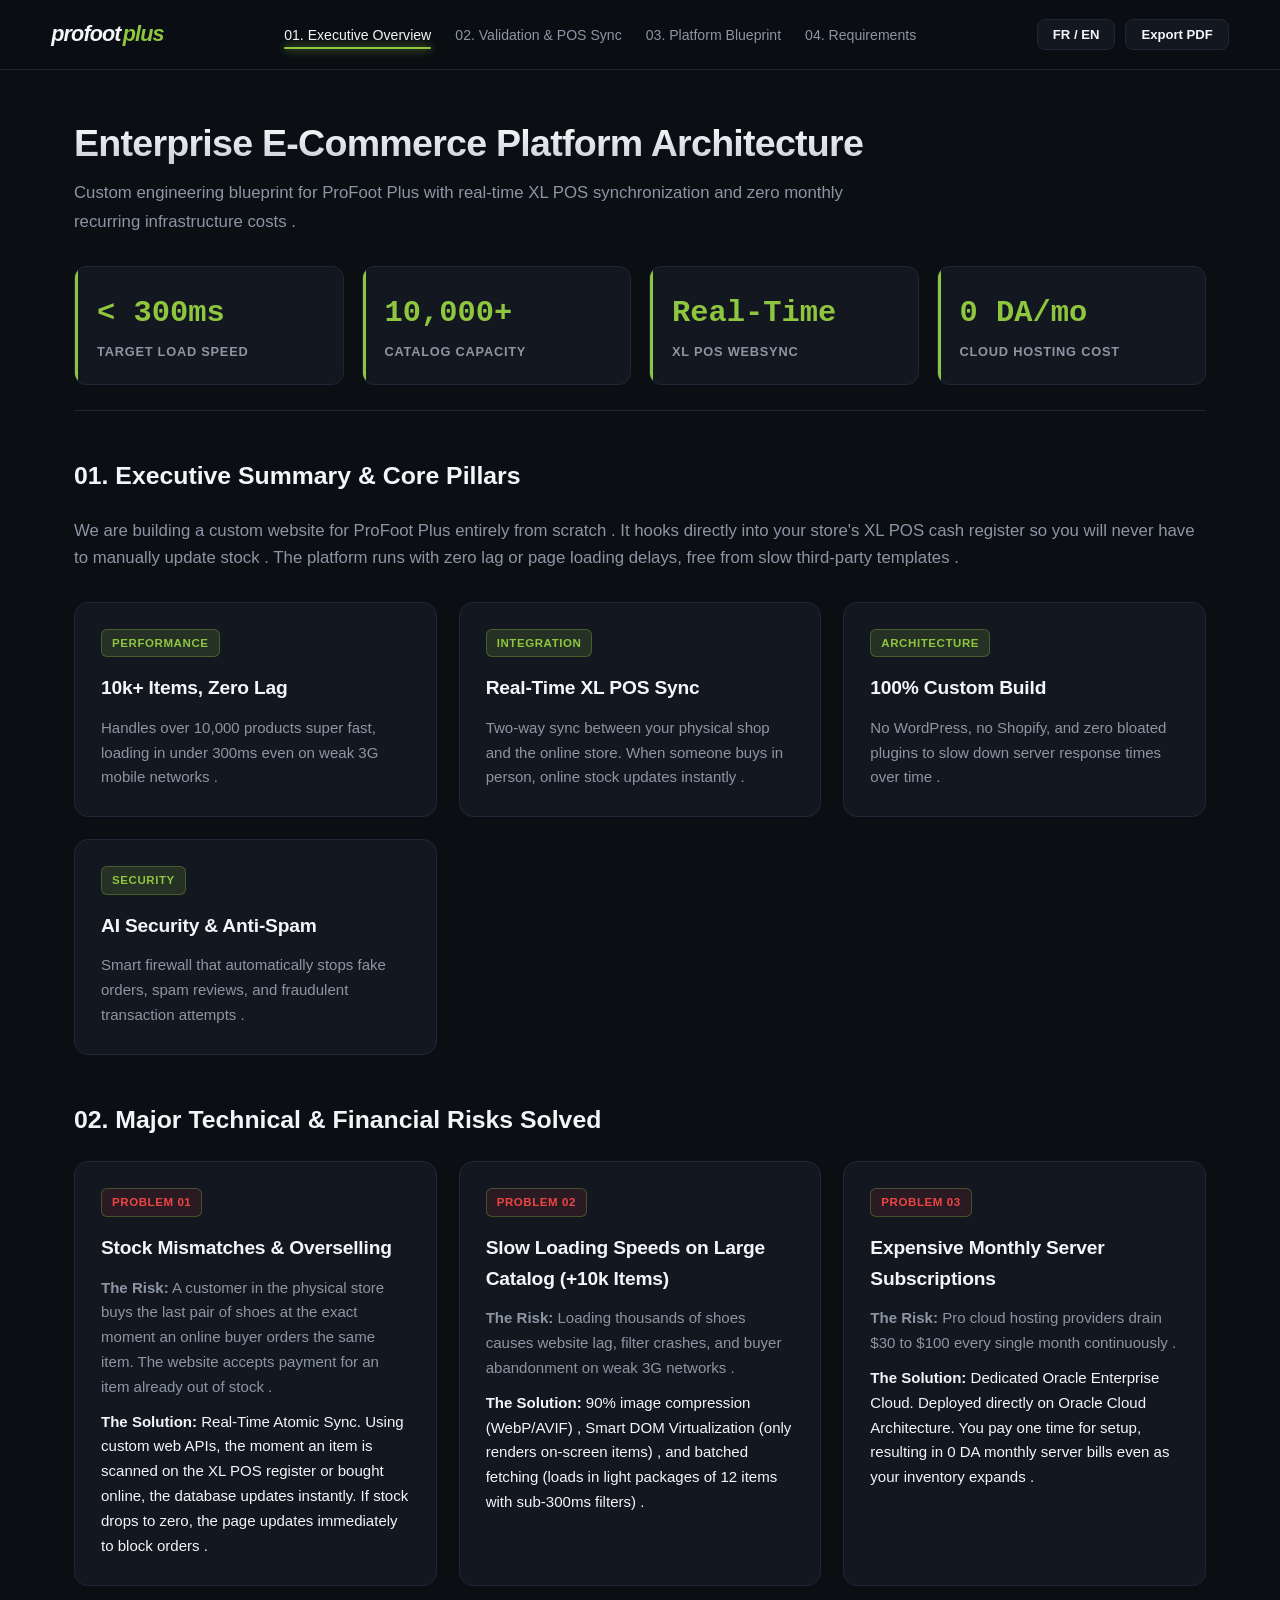
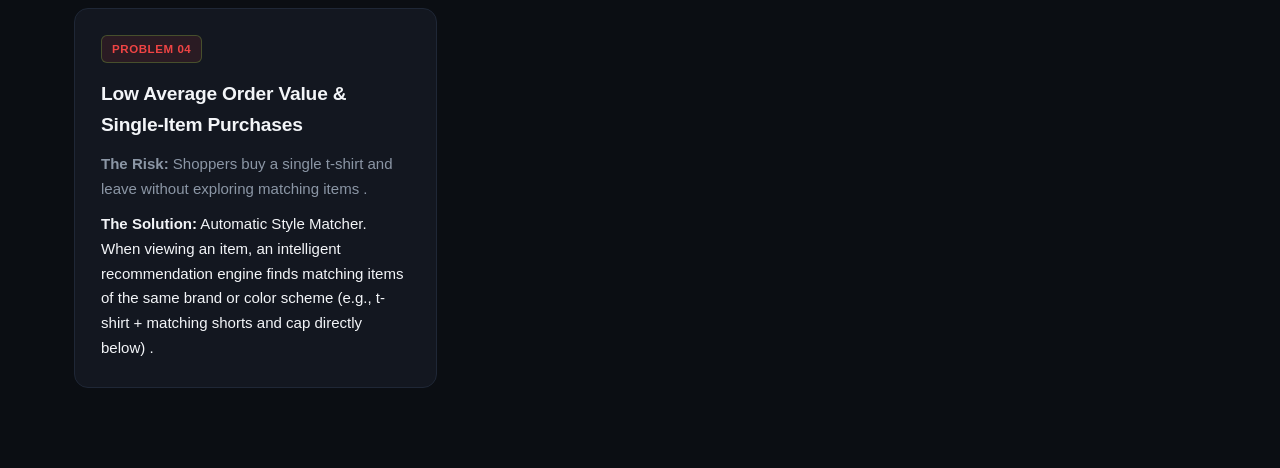
<file: index.html>
<!DOCTYPE html>
<html lang="en">
<head>
    <meta charset="UTF-8">
    <meta name="viewport" content="width=device-width, initial-scale=1.0">
    <title>ProFoot Plus - Technical Proposal | Overview</title>
    <link rel="stylesheet" href="styles.css">
</head>
<body>

<!-- Persistent Executive Navbar -->
<nav class="top-nav">
    <div class="brand-logo">PROFOOT <span>PLUS</span></div>
    <ul class="nav-links">
        <li><a href="index.html" class="active">01. Executive Overview</a></li>
        <li><a href="architecture.html">02. Validation & POS Sync</a></li>
        <li><a href="blueprint.html">03. Platform Blueprint</a></li>
        <li><a href="prerequisites.html">04. Requirements</a></li>
    </ul>
    <div class="nav-controls">
        <button class="btn-control" onclick="toggleLanguage()">FR / EN</button>
        <button class="btn-control" onclick="exportFullPDF()">Export PDF</button>
    </div>
</nav>

<main class="container">

    <!-- Hero Header -->
    <header class="hero-header">
        <h1 class="hero-title" data-lang="en">Enterprise E-Commerce Platform Architecture</h1>
        <h1 class="hero-title" data-lang="fr">Architecture de la Plateforme E-Commerce Entreprise</h1>

        <p class="hero-subtitle" data-lang="en">Custom engineering blueprint for ProFoot Plus with real-time XL POS synchronization and zero monthly recurring infrastructure costs  .</p>
        <p class="hero-subtitle" data-lang="fr">Spécification technique sur mesure pour ProFoot Plus avec synchronisation XL POS en temps réel et zéro frais d'infrastructure récurrents  .</p>

        <!-- Key Engineering Metrics -->
        <div class="metrics-grid">
            <div class="stat-card">
                <div class="stat-value">&lt; 300ms</div>
                <div class="stat-label" data-lang="en">Target Load Speed </div>
                <div class="stat-label" data-lang="fr">Vitesse de Chargement </div>
            </div>
            <div class="stat-card">
                <div class="stat-value">10,000+</div>
                <div class="stat-label" data-lang="en">Catalog Capacity </div>
                <div class="stat-label" data-lang="fr">Capacité Catalogue </div>
            </div>
            <div class="stat-card">
                <div class="stat-value">Real-Time</div>
                <div class="stat-label" data-lang="en">XL POS WebSync </div>
                <div class="stat-label" data-lang="fr">Synchro XL POS </div>
            </div>
            <div class="stat-card">
                <div class="stat-value">0 DA/mo</div>
                <div class="stat-label" data-lang="en">Cloud Hosting Cost </div>
                <div class="stat-label" data-lang="fr">Frais d'Hébergement </div>
            </div>
        </div>
    </header>

    <!-- SECTION 1: EXECUTIVE SUMMARY -->
    <section>
        <h2 class="section-title" data-lang="en">01. Executive Summary & Core Pillars</h2>
        <h2 class="section-title" data-lang="fr">01. Synthèse Élective & Piliers Techniques</h2>

        <!-- English Intro Block -->
        <div data-lang="en" style="margin-bottom: 30px;">
            <p style="color: var(--text-muted); font-size: 1.05rem; margin-bottom: 20px;">
                We are building a custom website for ProFoot Plus entirely from scratch . It hooks directly into your store's XL POS cash register so you will never have to manually update stock . The platform runs with zero lag or page loading delays, free from slow third-party templates .
            </p>
        </div>

        <!-- French Intro Block -->
        <div data-lang="fr" style="margin-bottom: 30px;">
            <p style="color: var(--text-muted); font-size: 1.05rem; margin-bottom: 20px;">
                En gros, on prépare un site custom pour ProFoot Plus en partant de zéro . Ça se branche directement sur la caisse XL POS de la boutique, du coup pas besoin de mettre à jour à la main . En plus, aucun lag ni temps de chargement, et aucun vieux template tiers tout lent .
            </p>
        </div>

        <!-- Core Technical Pillars Grid -->
        <div class="cards-grid">

            <div class="info-card">
                <span class="card-tag">Performance</span>

                <div data-lang="en">
                    <h3>10k+ Items, Zero Lag</h3>
                    <p>Handles over 10,000 products super fast, loading in under 300ms even on weak 3G mobile networks .</p>
                </div>
                <div data-lang="fr">
                    <h3>+10k Articles, Zéro Lag</h3>
                    <p>Ça gère plus de 10 000 produits hyper vite, ça charge en moins de 300ms même avec une mauvaise connexion 3G .</p>
                </div>
            </div>

            <div class="info-card">
                <span class="card-tag">Integration</span>

                <div data-lang="en">
                    <h3>Real-Time XL POS Sync</h3>
                    <p>Two-way sync between your physical shop and the online store. When someone buys in person, online stock updates instantly .</p>
                </div>
                <div data-lang="fr">
                    <h3>Synchro XL POS en Direct</h3>
                    <p>Synchro dans les deux sens entre le magasin physique et le site web. Quand un client achète sur place, ça met à jour le stock en ligne direct .</p>
                </div>
            </div>

            <div class="info-card">
                <span class="card-tag">Architecture</span>

                <div data-lang="en">
                    <h3>100% Custom Build</h3>
                    <p>No WordPress, no Shopify, and zero bloated plugins to slow down server response times over time .</p>
                </div>
                <div data-lang="fr">
                    <h3>100% Sur Mesure</h3>
                    <p>Pas de WordPress, pas de Shopify, zéro plugin lourd pour tout ralentir plus tard .</p>
                </div>
            </div>

            <div class="info-card">
                <span class="card-tag">Security</span>

                <div data-lang="en">
                    <h3>AI Security & Anti-Spam</h3>
                    <p>Smart firewall that automatically stops fake orders, spam reviews, and fraudulent transaction attempts .</p>
                </div>
                <div data-lang="fr">
                    <h3>Sécurité IA & Anti-Spam</h3>
                    <p>Pare-feu intelligent qui bloque les fausses commandes, les faux avis, et les tentatives de fraude tout seul .</p>
                </div>
            </div>

        </div>
    </section>

    <!-- SECTION 2: BIG PROBLEMS SOLVED -->
    <section>
        <h2 class="section-title" data-lang="en">02. Major Technical & Financial Risks Solved</h2>
        <h2 class="section-title" data-lang="fr">02. Les Gros Problèmes Qu'on Règle</h2>

        <div class="cards-grid">

            <!-- Problem 1 -->
            <div class="info-card">
                <span class="card-tag" style="background: rgba(239, 68, 68, 0.1); color: #ef4444;">Problem 01</span>

                <div data-lang="en">
                    <h3>Stock Mismatches & Overselling</h3>
                    <p><strong>The Risk:</strong> A customer in the physical store buys the last pair of shoes at the exact moment an online buyer orders the same item. The website accepts payment for an item already out of stock .</p>
                    <p style="margin-top: 10px; color: var(--text-main);"><strong>The Solution:</strong> Real-Time Atomic Sync. Using custom web APIs, the moment an item is scanned on the XL POS register or bought online, the database updates instantly. If stock drops to zero, the page updates immediately to block orders .</p>
                </div>

                <div data-lang="fr">
                    <h3>Merdes de Stock et Ventes en Double</h3>
                    <p><strong>Le Souci:</strong> Un gars en magasin achète la dernière paire de pompes en même temps qu'un mec sur le site. Résultat: le site encaisse pour un truc qu'on n'a déjà plus .</p>
                    <p style="margin-top: 10px; color: var(--text-main);"><strong>La Solution:</strong> Synchro atomique en direct. Avec des API web custom, dès qu'un produit est scanné sur la caisse XL POS ou vendu en ligne, la base de données met tout à jour instantanément. Si le stock tombe à zéro, la page se bloque directe .</p>
                </div>
            </div>

            <!-- Problem 2 -->
            <div class="info-card">
                <span class="card-tag" style="background: rgba(239, 68, 68, 0.1); color: #ef4444;">Problem 02</span>

                <div data-lang="en">
                    <h3>Slow Loading Speeds on Large Catalog (+10k Items)</h3>
                    <p><strong>The Risk:</strong> Loading thousands of shoes causes website lag, filter crashes, and buyer abandonment on weak 3G networks .</p>
                    <p style="margin-top: 10px; color: var(--text-main);"><strong>The Solution:</strong> 90% image compression (WebP/AVIF) , Smart DOM Virtualization (only renders on-screen items) , and batched fetching (loads in light packages of 12 items with sub-300ms filters) .</p>
                </div>

                <div data-lang="fr">
                    <h3>Site Tout Lent avec Gros Catalogue (+10k Produits)</h3>
                    <p><strong>Le Souci:</strong> Charger des milliers de paires fait ramer le site, les filtres plantent, et les clients sur une mauvaise 3G se cassent .</p>
                    <p style="margin-top: 10px; color: var(--text-main);"><strong>La Solution:</strong> Compression d'image à 90% (WebP/AVIF) , DOM virtuel (charge juste ce qui s'affiche à l'écran) , et chargement par lots (items par petits paquets de 12 avec réactivité sub-300ms) .</p>
                </div>
            </div>

            <!-- Problem 3 -->
            <div class="info-card">
                <span class="card-tag" style="background: rgba(239, 68, 68, 0.1); color: #ef4444;">Problem 03</span>

                <div data-lang="en">
                    <h3>Expensive Monthly Server Subscriptions</h3>
                    <p><strong>The Risk:</strong> Pro cloud hosting providers drain $30 to $100 every single month continuously .</p>
                    <p style="margin-top: 10px; color: var(--text-main);"><strong>The Solution:</strong> Dedicated Oracle Enterprise Cloud. Deployed directly on Oracle Cloud Architecture. You pay one time for setup, resulting in 0 DA monthly server bills even as your inventory expands .</p>
                </div>

                <div data-lang="fr">
                    <h3>Abonnements Serveurs qui Coûtent une Blinde</h3>
                    <p><strong>Le Souci:</strong> Les serveurs cloud pros te pompent entre 30 et 100 balles tous les mois sans s'arrêter .</p>
                    <p style="margin-top: 10px; color: var(--text-main);"><strong>La Solution:</strong> Cloud Oracle Enterprise dédié. On installe tout directement sur l'architecture Oracle Cloud. Tu payes l'installation une fois et après c'est 0 DA de facture par mois, même si ton catalogue augmente .</p>
                </div>
            </div>

            <!-- Problem 4 -->
            <div class="info-card">
                <span class="card-tag" style="background: rgba(239, 68, 68, 0.1); color: #ef4444;">Problem 04</span>

                <div data-lang="en">
                    <h3>Low Average Order Value & Single-Item Purchases</h3>
                    <p><strong>The Risk:</strong> Shoppers buy a single t-shirt and leave without exploring matching items .</p>
                    <p style="margin-top: 10px; color: var(--text-main);"><strong>The Solution:</strong> Automatic Style Matcher. When viewing an item, an intelligent recommendation engine finds matching items of the same brand or color scheme (e.g., t-shirt + matching shorts and cap directly below) .</p>
                </div>

                <div data-lang="fr">
                    <h3>Paniers Moyens Trop Bas</h3>
                    <p><strong>Le Souci:</strong> Les gens prennent juste un t-shirt et se cassent du site sans rien regarder d'autre .</p>
                    <p style="margin-top: 10px; color: var(--text-main);"><strong>La Solution:</strong> Recommandation de style automatique. Quand le mec regarde un produit, un petit algo cherche des articles de la même marque ou même couleur (genre t-shirt + le short et la casquette assortie juste en dessous) .</p>
                </div>
            </div>

        </div>
    </section>

</main>

<script>
    function toggleLanguage() {
        document.body.classList.toggle('lang-fr');
    }

    async function exportFullPDF() {
        const pages = [
            'index.html',
            'architecture.html',
            'blueprint.html',
            'prerequisites.html'
        ];

        // Create an isolated hidden rendering container
        const printFrame = document.createElement('iframe');
        printFrame.style.position = 'fixed';
        printFrame.style.right = '0';
        printFrame.style.bottom = '0';
        printFrame.style.width = '0';
        printFrame.style.height = '0';
        printFrame.style.border = '0';
        document.body.appendChild(printFrame);

        const frameDoc = printFrame.contentWindow.document;
        const isFrench = document.body.classList.contains('lang-fr');

        frameDoc.open();
        frameDoc.write(`
        <!DOCTYPE html>
        <html lang="en">
        <head>
            <meta charset="UTF-8">
            <title>ProFoot Plus - Complete Technical Proposal</title>
            <link rel="stylesheet" href="styles.css">
        </head>
        <body class="${isFrench ? 'lang-fr' : ''}">
            <main class="container">
    `);

        // Asynchronously compile <main> blocks from each proposal section
        for (let i = 0; i < pages.length; i++) {
            try {
                const response = await fetch(pages[i]);
                const htmlText = await response.text();
                const parser = new DOMParser();
                const parsedDoc = parser.parseFromString(htmlText, 'text/html');
                const mainContent = parsedDoc.querySelector('main.container');

                if (mainContent) {
                    frameDoc.write(mainContent.innerHTML);
                    if (i < pages.length - 1) {
                        frameDoc.write('<div style="page-break-after: always; margin-bottom: 40px;"></div>');
                    }
                }
            } catch (error) {
                console.error(`Error loading section ${pages[i]}:`, error);
            }
        }

        frameDoc.write('</main></body></html>');
        frameDoc.close();

        // Trigger native PDF print sequence after styles load
        setTimeout(() => {
            printFrame.contentWindow.focus();
            printFrame.contentWindow.print();
            document.body.removeChild(printFrame);
        }, 400);
    }
</script>
</body>
</html>
</file>
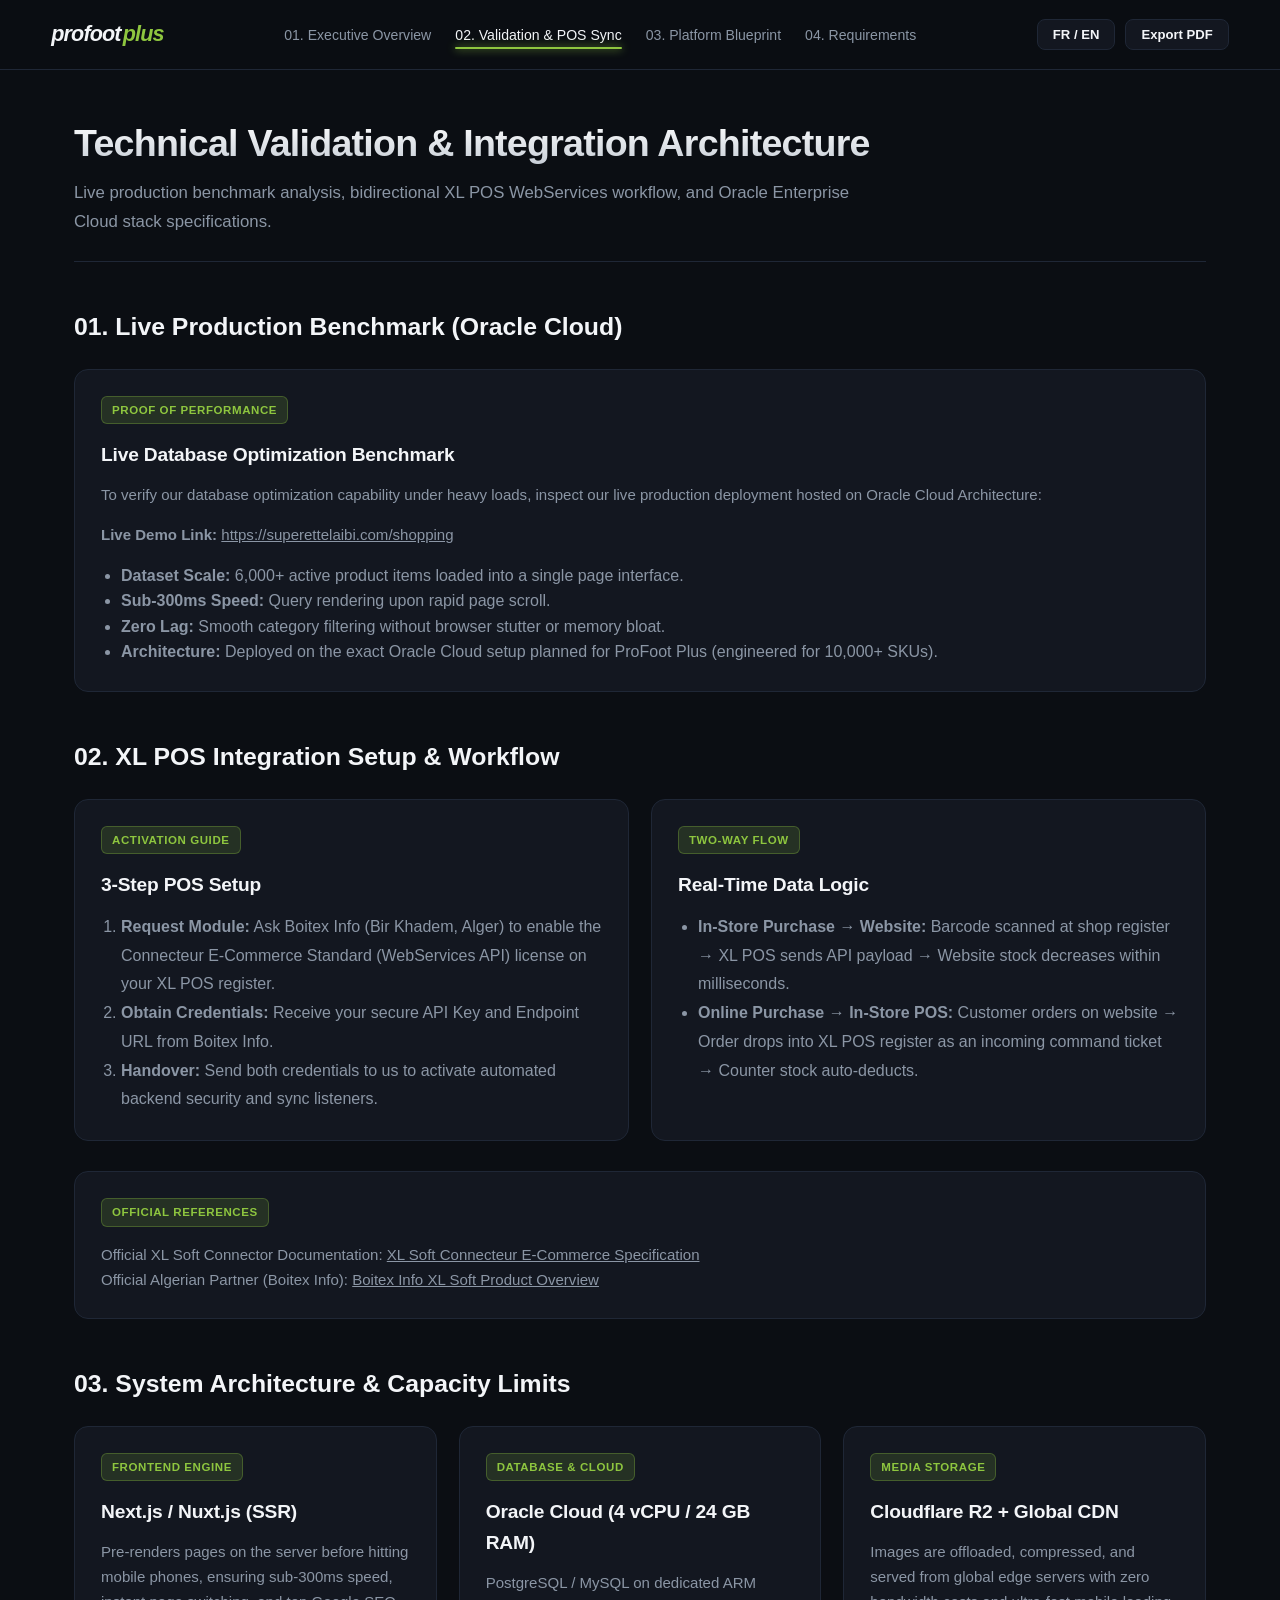
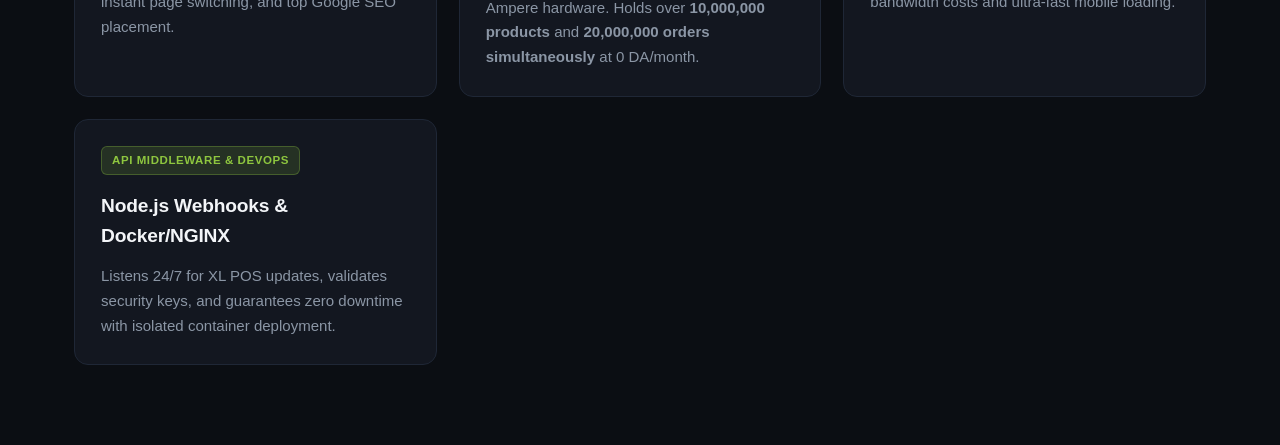
<file: architecture.html>
<!DOCTYPE html>
<html lang="en">
<head>
    <meta charset="UTF-8">
    <meta name="viewport" content="width=device-width, initial-scale=1.0">
    <title>ProFoot Plus - Technical Proposal | Architecture & POS Sync</title>
    <link rel="stylesheet" href="styles.css">
</head>
<body>

<!-- Persistent Executive Navbar -->
<nav class="top-nav">
    <div class="brand-logo">PROFOOT <span>PLUS</span></div>
    <ul class="nav-links">
        <li><a href="index.html">01. Executive Overview</a></li>
        <li><a href="architecture.html" class="active">02. Validation & POS Sync</a></li>
        <li><a href="blueprint.html">03. Platform Blueprint</a></li>
        <li><a href="prerequisites.html">04. Requirements</a></li>
    </ul>
    <div class="nav-controls">
        <button class="btn-control" onclick="toggleLanguage()">FR / EN</button>
        <button class="btn-control" onclick="exportFullPDF()">Export PDF</button>
    </div>
</nav>

<main class="container">

    <!-- Hero Header -->
    <header class="hero-header">
        <h1 class="hero-title" data-lang="en">Technical Validation & Integration Architecture</h1>
        <h1 class="hero-title" data-lang="fr">Validation Technique & Architecture d'Intégration</h1>

        <p class="hero-subtitle" data-lang="en">Live production benchmark analysis, bidirectional XL POS WebServices workflow, and Oracle Enterprise Cloud stack specifications.<!--[cite: 10, 11] --></p>
        <p class="hero-subtitle" data-lang="fr">Analyse benchmark en production, flux de travail bidirectionnel XL POS WebServices, et spécifications du Cloud Oracle Enterprise.<!--[cite: 10, 11] --></p>
    </header>

    <!-- SECTION 1: LIVE PRODUCTION BENCHMARK -->
    <section>
        <h2 class="section-title" data-lang="en">01. Live Production Benchmark (Oracle Cloud)</h2>
        <h2 class="section-title" data-lang="fr">01. Benchmark de Production en Direct (Oracle Cloud)</h2>

        <div class="info-card" style="margin-bottom: 30px;">
            <span class="card-tag">Proof of Performance</span>

            <div data-lang="en">
                <h3>Live Database Optimization Benchmark</h3>
                <p>To verify our database optimization capability under heavy loads, inspect our live production deployment hosted on Oracle Cloud Architecture:<!--[cite: 10] --></p>
                <p style="margin: 15px 0;"><strong>Live Demo Link:</strong> <a href="https://superettelaibi.com/shopping" target="_blank" style="color: var(--accent-blue); text-decoration: underline;">https://superettelaibi.com/shopping</a><!--[cite: 10] --></p>
                <ul style="margin-left: 20px; color: var(--text-muted);">
                    <li><strong>Dataset Scale:</strong> 6,000+ active product items loaded into a single page interface.<!--[cite: 10] --></li>
                    <li><strong>Sub-300ms Speed:</strong> Query rendering upon rapid page scroll.<!--[cite: 10] --></li>
                    <li><strong>Zero Lag:</strong> Smooth category filtering without browser stutter or memory bloat.<!--[cite: 10] --></li>
                    <li><strong>Architecture:</strong> Deployed on the exact Oracle Cloud setup planned for ProFoot Plus (engineered for 10,000+ SKUs).<!--[cite: 10] --></li>
                </ul>
            </div>

            <div data-lang="fr">
                <h3>Démonstration d'Optimisation en Direct</h3>
                <p>Pour vérifier notre capacité d'optimisation sous forte charge, consultez notre déploiement en production hébergé sur l'architecture Oracle Cloud :<!--[cite: 10] --></p>
                <p style="margin: 15px 0;"><strong>Lien de Démo en Direct :</strong> <a href="https://superettelaibi.com/shopping" target="_blank" style="color: var(--accent-blue); text-decoration: underline;">https://superettelaibi.com/shopping</a><!--[cite: 10] --></p>
                <ul style="margin-left: 20px; color: var(--text-muted);">
                    <li><strong>Échelle du Catalogue :</strong> +6 000 articles actifs chargés sur une seule interface.<!--[cite: 10] --></li>
                    <li><strong>Vitesse Sub-300ms :</strong> Rendu des requêtes immédiat lors du défilement.<!--[cite: 10] --></li>
                    <li><strong>Zéro Latence :</strong> Filtrage fluide sans ralentissement ni surcharge mémoire.<!--[cite: 10] --></li>
                    <li><strong>Architecture :</strong> Déployé sur la même configuration Oracle Cloud prévue pour ProFoot Plus (+10 000 articles).<!--[cite: 10] --></li>
                </ul>
            </div>
        </div>
    </section>

    <!-- SECTION 2: XL POS INTEGRATION WORKFLOW -->
    <section>
        <h2 class="section-title" data-lang="en">02. XL POS Integration Setup & Workflow</h2>
        <h2 class="section-title" data-lang="fr">02. Intégration XL POS & Flux de Synchronisation</h2>

        <div class="cards-grid" style="margin-bottom: 30px;">

            <!-- Activation Steps -->
            <div class="info-card">
                <span class="card-tag">Activation Guide</span>

                <div data-lang="en">
                    <h3>3-Step POS Setup</h3>
                    <ol style="margin-left: 20px; color: var(--text-muted); line-height: 1.8;">
                        <li><strong>Request Module:</strong> Ask Boitex Info (Bir Khadem, Alger) to enable the Connecteur E-Commerce Standard (WebServices API) license on your XL POS register.<!--[cite: 10] --></li>
                        <li><strong>Obtain Credentials:</strong> Receive your secure API Key and Endpoint URL from Boitex Info.<!--[cite: 10] --></li>
                        <li><strong>Handover:</strong> Send both credentials to us to activate automated backend security and sync listeners.<!--[cite: 10] --></li>
                    </ol>
                </div>

                <div data-lang="fr">
                    <h3>Activation en 3 Étapes</h3>
                    <ol style="margin-left: 20px; color: var(--text-muted); line-height: 1.8;">
                        <li><strong>Activer le Module :</strong> Demander à Boitex Info (Bir Khadem, Alger) d'activer la licence Connecteur E-Commerce Standard (API WebServices) sur votre caisse XL POS.<!--[cite: 10] --></li>
                        <li><strong>Obtenir les Accès :</strong> Récupérer votre Clé API et votre URL Endpoint sécurisée fournies par Boitex Info.<!--[cite: 10] --></li>
                        <li><strong>Transmission :</strong> Nous transmettre ces deux identifiants pour connecter le moteur de synchronisation.<!--[cite: 10] --></li>
                    </ol>
                </div>
            </div>

            <!-- How Sync Works -->
            <div class="info-card">
                <span class="card-tag">Two-Way Flow</span>

                <div data-lang="en">
                    <h3>Real-Time Data Logic</h3>
                    <ul style="margin-left: 20px; color: var(--text-muted); line-height: 1.8;">
                        <li><strong>In-Store Purchase &rarr; Website:</strong> Barcode scanned at shop register &rarr; XL POS sends API payload &rarr; Website stock decreases within milliseconds.<!--[cite: 10] --></li>
                        <li><strong>Online Purchase &rarr; In-Store POS:</strong> Customer orders on website &rarr; Order drops into XL POS register as an incoming command ticket &rarr; Counter stock auto-deducts.<!--[cite: 10] --></li>
                    </ul>
                </div>

                <div data-lang="fr">
                    <h3>Flux de Données en Direct</h3>
                    <ul style="margin-left: 20px; color: var(--text-muted); line-height: 1.8;">
                        <li><strong>Vente Magasin &rarr; Site Web :</strong> Code-barres scanné en caisse &rarr; Payload API instantané XL POS &rarr; Le stock du site diminue en quelques millisecondes.<!--[cite: 10] --></li>
                        <li><strong>Commande Web &rarr; Caisse Magasin :</strong> Commande passée en ligne &rarr; Transfert direct sur la caisse XL POS sous forme de ticket &rarr; Déduction automatique du stock physique.<!--[cite: 10] --></li>
                    </ul>
                </div>
            </div>

        </div>

        <!-- Official Links -->
        <div class="info-card" style="margin-bottom: 30px;">
            <span class="card-tag">Official References</span>
            <div data-lang="en">
                <p>Official XL Soft Connector Documentation: <a href="https://www.xlsoft.fr/editeur-de-solutions-de-gestion-de-caisse-magasin/liste-des-fonctionnalites-du-logiciel-de-caisse/fonctionnalite-connecteur-e-commerce/" target="_blank" style="color: var(--accent-blue);">XL Soft Connecteur E-Commerce Specification</a><!--[cite: 10] --></p>
                <p>Official Algerian Partner (Boitex Info): <a href="https://www.boitexinfo.com/401-XL-SOFT" target="_blank" style="color: var(--accent-blue);">Boitex Info XL Soft Product Overview</a><!--[cite: 10] --></p>
            </div>
            <div data-lang="fr">
                <p>Documentation Officielle XL Soft : <a href="https://www.xlsoft.fr/editeur-de-solutions-de-gestion-de-caisse-magasin/liste-des-fonctionnalites-du-logiciel-de-caisse/fonctionnalite-connecteur-e-commerce/" target="_blank" style="color: var(--accent-blue);">Spécification du Connecteur E-Commerce XL Soft</a><!--[cite: 10] --></p>
                <p>Partenaire Officiel en Algérie (Boitex Info) : <a href="https://www.boitexinfo.com/401-XL-SOFT" target="_blank" style="color: var(--accent-blue);">Présentation Produits Boitex Info XL Soft</a><!--[cite: 10] --></p>
            </div>
        </div>
    </section>

    <!-- SECTION 3: TECH STACK & ARCHITECTURE -->
    <section>
        <h2 class="section-title" data-lang="en">03. System Architecture & Capacity Limits</h2>
        <h2 class="section-title" data-lang="fr">03. Architecture Système & Limites de Capacité</h2>

        <div class="cards-grid">

            <!-- Tech Item 1 -->
            <div class="info-card">
                <span class="card-tag">Frontend Engine</span>
                <div data-lang="en">
                    <h3>Next.js / Nuxt.js (SSR)</h3>
                    <p>Pre-renders pages on the server before hitting mobile phones, ensuring sub-300ms speed, instant page switching, and top Google SEO placement.<!--[cite: 11] --></p>
                </div>
                <div data-lang="fr">
                    <h3>Next.js / Nuxt.js (SSR)</h3>
                    <p>Pré-rendu des pages sur le serveur pour une vitesse sub-300ms, un changement de page instantané et un référencement Google optimal.<!--[cite: 11] --></p>
                </div>
            </div>

            <!-- Tech Item 2 -->
            <div class="info-card">
                <span class="card-tag">Database & Cloud</span>
                <div data-lang="en">
                    <h3>Oracle Cloud (4 vCPU / 24 GB RAM)</h3>
                    <p>PostgreSQL / MySQL on dedicated ARM Ampere hardware.<!--[cite: 11] --> Holds over <strong>10,000,000 products</strong> and <strong>20,000,000 orders simultaneously</strong> at 0 DA/month.<!--[cite: 11] --></p>
                </div>
                <div data-lang="fr">
                    <h3>Oracle Cloud (4 vCPU / 24 Go RAM)</h3>
                    <p>PostgreSQL / MySQL sur matériel dédié ARM Ampere.<!--[cite: 11] --> Supporte simultanément plus de <strong>10 000 000 de produits</strong> et <strong>20 000 000 de commandes</strong> à 0 DA/mois.<!--[cite: 11] --></p>
                </div>
            </div>

            <!-- Tech Item 3 -->
            <div class="info-card">
                <span class="card-tag">Media Storage</span>
                <div data-lang="en">
                    <h3>Cloudflare R2 + Global CDN</h3>
                    <p>Images are offloaded, compressed, and served from global edge servers with zero bandwidth costs and ultra-fast mobile loading.<!--[cite: 11] --></p>
                </div>
                <div data-lang="fr">
                    <h3>Cloudflare R2 + CDN Global</h3>
                    <p>Les images sont compressées et servies depuis les serveurs edge les plus proches, sans frais de bande passante et avec un chargement ultra rapide.<!--[cite: 11] --></p>
                </div>
            </div>

            <!-- Tech Item 4 -->
            <div class="info-card">
                <span class="card-tag">API Middleware & DevOps</span>
                <div data-lang="en">
                    <h3>Node.js Webhooks & Docker/NGINX</h3>
                    <p>Listens 24/7 for XL POS updates, validates security keys, and guarantees zero downtime with isolated container deployment.<!--[cite: 11] --></p>
                </div>
                <div data-lang="fr">
                    <h3>Webhooks Node.js & Docker/NGINX</h3>
                    <p>Écoute 24/7 les mises à jour XL POS, valide les clés de sécurité et garantit une haute disponibilité via un déploiement conteneurisé.<!--[cite: 11] --></p>
                </div>
            </div>

        </div>
    </section>

</main>

<script>
    function toggleLanguage() {
        document.body.classList.toggle('lang-fr');
    }

    async function exportFullPDF() {
        const pages = [
            'index.html',
            'architecture.html',
            'blueprint.html',
            'prerequisites.html'
        ];

        // Create an isolated hidden rendering container
        const printFrame = document.createElement('iframe');
        printFrame.style.position = 'fixed';
        printFrame.style.right = '0';
        printFrame.style.bottom = '0';
        printFrame.style.width = '0';
        printFrame.style.height = '0';
        printFrame.style.border = '0';
        document.body.appendChild(printFrame);

        const frameDoc = printFrame.contentWindow.document;
        const isFrench = document.body.classList.contains('lang-fr');

        frameDoc.open();
        frameDoc.write(`
        <!DOCTYPE html>
        <html lang="en">
        <head>
            <meta charset="UTF-8">
            <title>ProFoot Plus - Complete Technical Proposal</title>
            <link rel="stylesheet" href="styles.css">
        </head>
        <body class="${isFrench ? 'lang-fr' : ''}">
            <main class="container">
    `);

        // Asynchronously compile <main> blocks from each proposal section
        for (let i = 0; i < pages.length; i++) {
            try {
                const response = await fetch(pages[i]);
                const htmlText = await response.text();
                const parser = new DOMParser();
                const parsedDoc = parser.parseFromString(htmlText, 'text/html');
                const mainContent = parsedDoc.querySelector('main.container');

                if (mainContent) {
                    frameDoc.write(mainContent.innerHTML);
                    if (i < pages.length - 1) {
                        frameDoc.write('<div style="page-break-after: always; margin-bottom: 40px;"></div>');
                    }
                }
            } catch (error) {
                console.error(`Error loading section ${pages[i]}:`, error);
            }
        }

        frameDoc.write('</main></body></html>');
        frameDoc.close();

        // Trigger native PDF print sequence after styles load
        setTimeout(() => {
            printFrame.contentWindow.focus();
            printFrame.contentWindow.print();
            document.body.removeChild(printFrame);
        }, 400);
    }
</script>
</body>
</html>
</file>
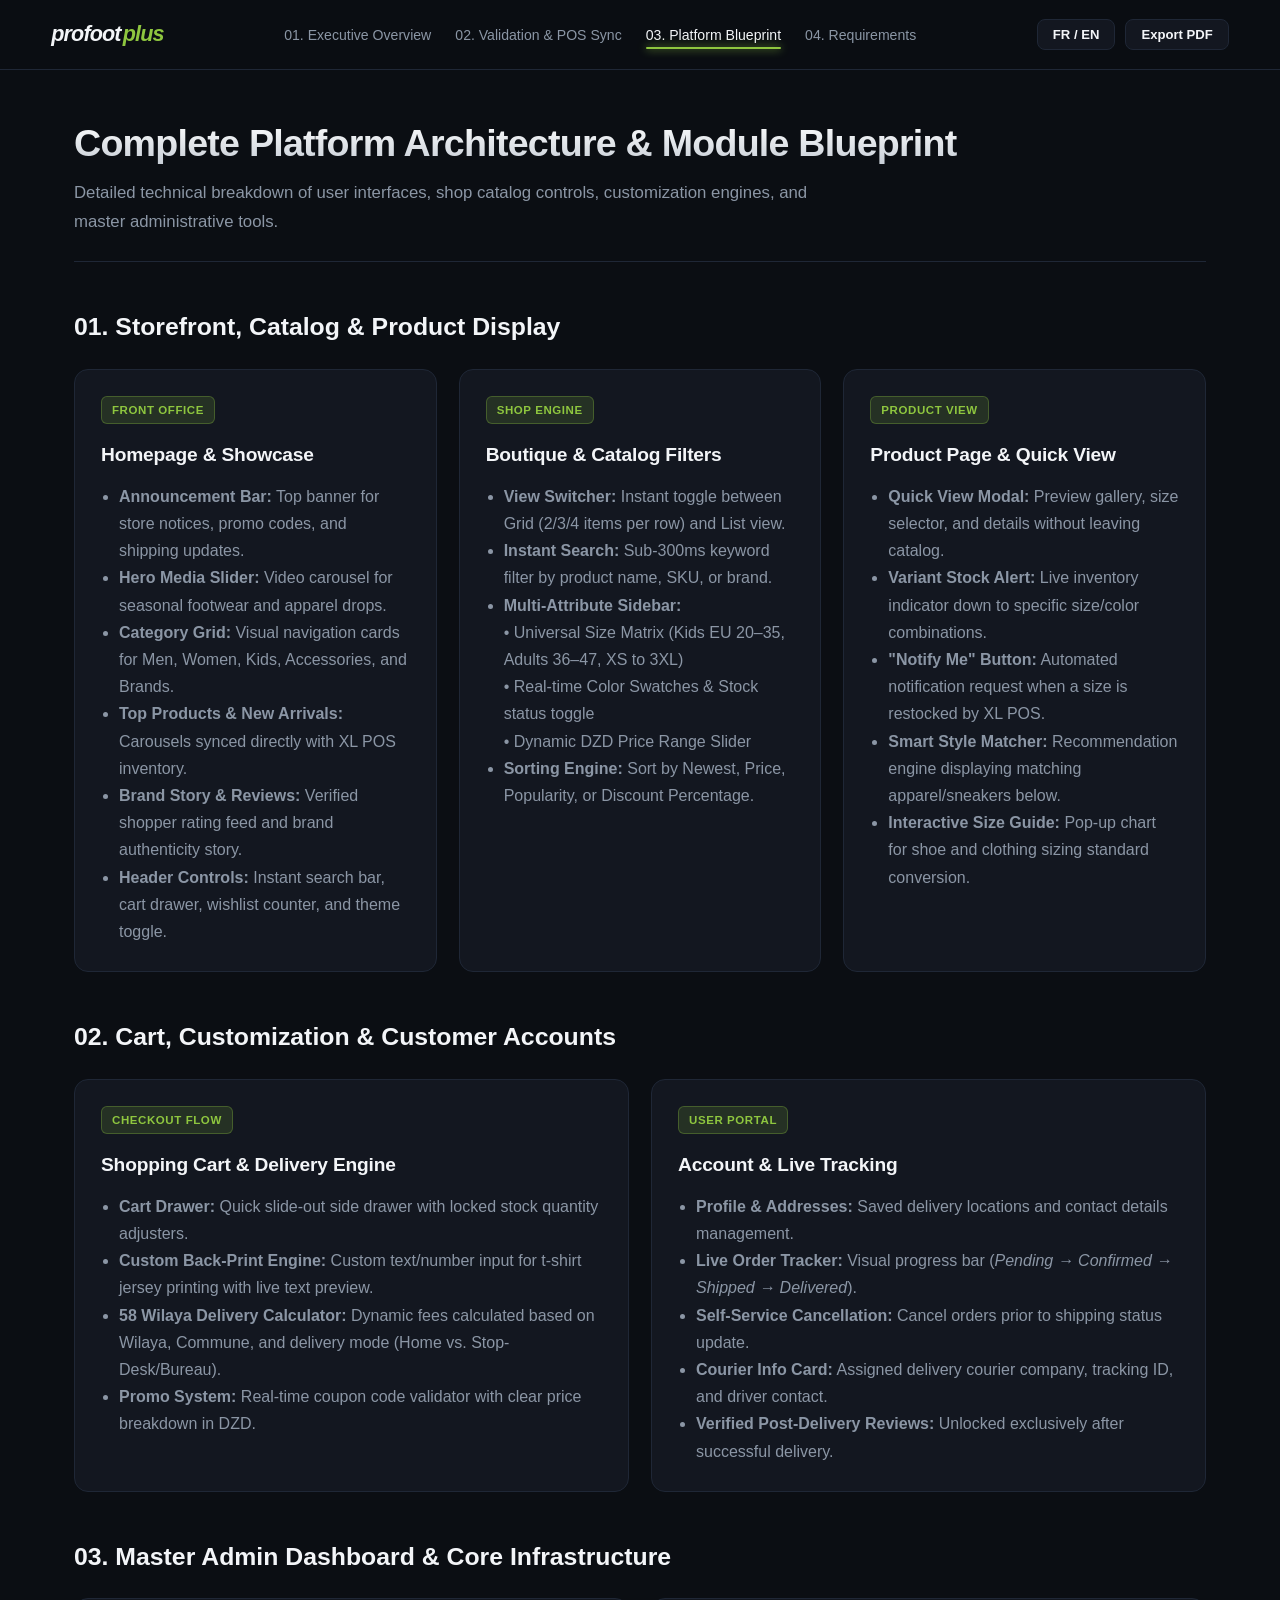
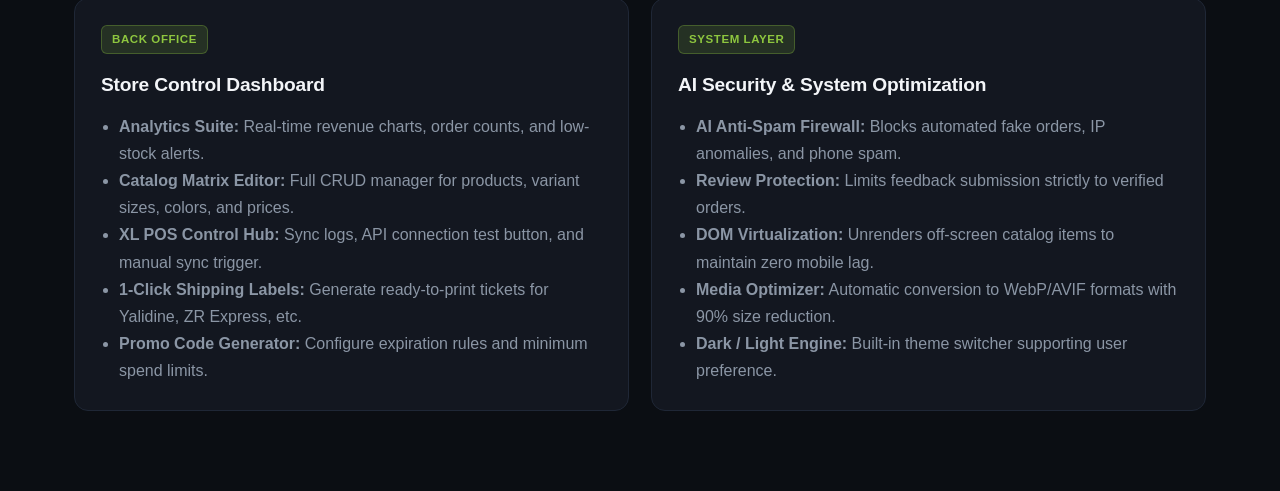
<file: blueprint.html>
<!DOCTYPE html>
<html lang="en">
<head>
    <meta charset="UTF-8">
    <meta name="viewport" content="width=device-width, initial-scale=1.0">
    <title>ProFoot Plus - Technical Proposal | Platform Blueprint</title>
    <link rel="stylesheet" href="styles.css">
</head>
<body>

<!-- Persistent Executive Navbar -->
<nav class="top-nav">
    <div class="brand-logo">PROFOOT <span>PLUS</span></div>
    <ul class="nav-links">
        <li><a href="index.html">01. Executive Overview</a></li>
        <li><a href="architecture.html">02. Validation & POS Sync</a></li>
        <li><a href="blueprint.html" class="active">03. Platform Blueprint</a></li>
        <li><a href="prerequisites.html">04. Requirements</a></li>
    </ul>
    <div class="nav-controls">
        <button class="btn-control" onclick="toggleLanguage()">FR / EN</button>
        <button class="btn-control" onclick="exportFullPDF()">Export PDF</button>
    </div>
</nav>

<main class="container">

    <!-- Hero Header -->
    <header class="hero-header">
        <h1 class="hero-title" data-lang="en">Complete Platform Architecture & Module Blueprint</h1>
        <h1 class="hero-title" data-lang="fr">Architecture Complète & Spécifications des Modules</h1>

        <p class="hero-subtitle" data-lang="en">Detailed technical breakdown of user interfaces, shop catalog controls, customization engines, and master administrative tools.<!--[cite: 12] --></p>
        <p class="hero-subtitle" data-lang="fr">Spécifications détaillées des interfaces utilisateur, du catalogue, du moteur de personnalisation et de l'administration centralisée.<!--[cite: 12] --></p>
    </header>

    <!-- SECTION 1: USER-FACING STOREFRONT & CATALOG -->
    <section>
        <h2 class="section-title" data-lang="en">01. Storefront, Catalog & Product Display</h2>
        <h2 class="section-title" data-lang="fr">01. Vitrine, Catalogue & Fiche Produit</h2>

        <div class="cards-grid">

            <!-- Module 1: Homepage -->
            <div class="info-card">
                <span class="card-tag">Front Office</span>

                <div data-lang="en">
                    <h3>Homepage & Showcase</h3>
                    <ul style="margin-left: 18px; color: var(--text-muted); line-height: 1.7;">
                        <li><strong>Announcement Bar:</strong> Top banner for store notices, promo codes, and shipping updates.<!--[cite: 12] --></li>
                        <li><strong>Hero Media Slider:</strong> Video carousel for seasonal footwear and apparel drops.<!--[cite: 12] --></li>
                        <li><strong>Category Grid:</strong> Visual navigation cards for Men, Women, Kids, Accessories, and Brands.<!--[cite: 12] --></li>
                        <li><strong>Top Products & New Arrivals:</strong> Carousels synced directly with XL POS inventory.<!--[cite: 12] --></li>
                        <li><strong>Brand Story & Reviews:</strong> Verified shopper rating feed and brand authenticity story.<!--[cite: 12] --></li>
                        <li><strong>Header Controls:</strong> Instant search bar, cart drawer, wishlist counter, and theme toggle.<!--[cite: 12] --></li>
                    </ul>
                </div>

                <div data-lang="fr">
                    <h3>Page d'Accueil & Vitrine</h3>
                    <ul style="margin-left: 18px; color: var(--text-muted); line-height: 1.7;">
                        <li><strong>Barre d'Annonce :</strong> Bandeau supérieur pour promos, alertes et infos de livraison.<!--[cite: 12] --></li>
                        <li><strong>Slider Média Hero :</strong> Carrousel vidéo pour le lancement des nouvelles collections.<!--[cite: 12] --></li>
                        <li><strong>Grille de Catégories :</strong> Navigations visuelles pour Hommes, Femmes, Enfants, etc.<!--[cite: 12] --></li>
                        <li><strong>Nouveautés & Ventes :</strong> Carrousels synchronisés en direct avec la caisse XL POS.<!--[cite: 12] --></li>
                        <li><strong>Avis & Histoire de Marque :</strong> Flux d'avis clients vérifiés et garanties d'authenticité.<!--[cite: 12] --></li>
                        <li><strong>Barre d'En-tête :</strong> Recherche instantanée, panier, liste de souhaits et sélecteur de thème.<!--[cite: 12] --></li>
                    </ul>
                </div>
            </div>

            <!-- Module 2: Catalog & Filters -->
            <div class="info-card">
                <span class="card-tag">Shop Engine</span>

                <div data-lang="en">
                    <h3>Boutique & Catalog Filters</h3>
                    <ul style="margin-left: 18px; color: var(--text-muted); line-height: 1.7;">
                        <li><strong>View Switcher:</strong> Instant toggle between Grid (2/3/4 items per row) and List view.<!--[cite: 12] --></li>
                        <li><strong>Instant Search:</strong> Sub-300ms keyword filter by product name, SKU, or brand.<!--[cite: 12] --></li>
                        <li><strong>Multi-Attribute Sidebar:</strong>
                            <br>&bull; Universal Size Matrix (Kids EU 20–35, Adults 36–47, XS to 3XL)<!--[cite: 12] -->
                            <br>&bull; Real-time Color Swatches & Stock status toggle<!--[cite: 12] -->
                            <br>&bull; Dynamic DZD Price Range Slider<!--[cite: 12] -->
                        </li>
                        <li><strong>Sorting Engine:</strong> Sort by Newest, Price, Popularity, or Discount Percentage.<!--[cite: 12] --></li>
                    </ul>
                </div>

                <div data-lang="fr">
                    <h3>Boutique & Filtres Catalogue</h3>
                    <ul style="margin-left: 18px; color: var(--text-muted); line-height: 1.7;">
                        <li><strong>Sélecteur d'Affichage :</strong> Bascule instantanée entre Grille (2/3/4 par ligne) et Liste.<!--[cite: 12] --></li>
                        <li><strong>Recherche Instantanée :</strong> Filtrage en moins de 300ms par nom, SKU ou marque.<!--[cite: 12] --></li>
                        <li><strong>Barre de Filtres Multi-Attributs :</strong>
                            <br>&bull; Matrice des Tailles (Pointures EU 20–47, Vêtements XS à 3XL)<!--[cite: 12] -->
                            <br>&bull; Pastilles de couleurs en temps réel et filtre "En stock"<!--[cite: 12] -->
                            <br>&bull; Curseur dynamique de prix en DZD<!--[cite: 12] -->
                        </li>
                        <li><strong>Moteur de Tri :</strong> Tri par Nouveautés, Prix, Popularité ou Remises.<!--[cite: 12] --></li>
                    </ul>
                </div>
            </div>

            <!-- Module 3: Product Display -->
            <div class="info-card">
                <span class="card-tag">Product View</span>

                <div data-lang="en">
                    <h3>Product Page & Quick View</h3>
                    <ul style="margin-left: 18px; color: var(--text-muted); line-height: 1.7;">
                        <li><strong>Quick View Modal:</strong> Preview gallery, size selector, and details without leaving catalog.<!--[cite: 12] --></li>
                        <li><strong>Variant Stock Alert:</strong> Live inventory indicator down to specific size/color combinations.<!--[cite: 12] --></li>
                        <li><strong>"Notify Me" Button:</strong> Automated notification request when a size is restocked by XL POS.<!--[cite: 12] --></li>
                        <li><strong>Smart Style Matcher:</strong> Recommendation engine displaying matching apparel/sneakers below.<!--[cite: 12] --></li>
                        <li><strong>Interactive Size Guide:</strong> Pop-up chart for shoe and clothing sizing standard conversion.<!--[cite: 12] --></li>
                    </ul>
                </div>

                <div data-lang="fr">
                    <h3>Fiche Produit & Aperçu Rapide</h3>
                    <ul style="margin-left: 18px; color: var(--text-muted); line-height: 1.7;">
                        <li><strong>Aperçu Rapide :</strong> Modale avec galerie, choix de taille et description sans quitter la page.<!--[cite: 12] --></li>
                        <li><strong>Indicateur de Stock Précis :</strong> État du stock par variante exacte (ex: 2 restantes en 42).<!--[cite: 12] --></li>
                        <li><strong>Alerte Réapprovisionnement :</strong> Bouton d'alerte automatique lors du réassort via XL POS.<!--[cite: 12] --></li>
                        <li><strong>Recommandation de Style :</strong> Suggestion automatique d'articles assortis (t-shirt + short).<!--[cite: 12] --></li>
                        <li><strong>Guide des Tailles :</strong> Modale interactive de correspondance des tailles et pointures.<!--[cite: 12] --></li>
                    </ul>
                </div>
            </div>

        </div>
    </section>

    <!-- SECTION 2: CHECKOUT, CUSTOMIZATION & USER ACCOUNTS -->
    <section>
        <h2 class="section-title" data-lang="en">02. Cart, Customization & Customer Accounts</h2>
        <h2 class="section-title" data-lang="fr">02. Panier, Personnalisation & Espace Client</h2>

        <div class="cards-grid">

            <!-- Module 4: Cart & Delivery -->
            <div class="info-card">
                <span class="card-tag">Checkout Flow</span>

                <div data-lang="en">
                    <h3>Shopping Cart & Delivery Engine</h3>
                    <ul style="margin-left: 18px; color: var(--text-muted); line-height: 1.7;">
                        <li><strong>Cart Drawer:</strong> Quick slide-out side drawer with locked stock quantity adjusters.<!--[cite: 12] --></li>
                        <li><strong>Custom Back-Print Engine:</strong> Custom text/number input for t-shirt jersey printing with live text preview.<!--[cite: 12] --></li>
                        <li><strong>58 Wilaya Delivery Calculator:</strong> Dynamic fees calculated based on Wilaya, Commune, and delivery mode (Home vs. Stop-Desk/Bureau).<!--[cite: 12] --></li>
                        <li><strong>Promo System:</strong> Real-time coupon code validator with clear price breakdown in DZD.<!--[cite: 12] --></li>
                    </ul>
                </div>

                <div data-lang="fr">
                    <h3>Panier & Calculateur de Livraison</h3>
                    <ul style="margin-left: 18px; color: var(--text-muted); line-height: 1.7;">
                        <li><strong>Tiroir Panier :</strong> Panier latéral coulissant avec ajustement de quantité bloqué sur le stock réel.<!--[cite: 12] --></li>
                        <li><strong>Personnalisation Flocage :</strong> Champ texte/numéro pour maillots avec prévisualisation en direct.<!--[cite: 12] --></li>
                        <li><strong>Calculateur 58 Wilayas :</strong> Calcul automatique selon la Wilaya, Commune et mode (À domicile ou Stop-Desk).<!--[cite: 12] --></li>
                        <li><strong>Codes Promos :</strong> Validation instantanée des remises avec récapitulatif clair en DZD.<!--[cite: 12] --></li>
                    </ul>
                </div>
            </div>

            <!-- Module 5: Customer Portal -->
            <div class="info-card">
                <span class="card-tag">User Portal</span>

                <div data-lang="en">
                    <h3>Account & Live Tracking</h3>
                    <ul style="margin-left: 18px; color: var(--text-muted); line-height: 1.7;">
                        <li><strong>Profile & Addresses:</strong> Saved delivery locations and contact details management.<!--[cite: 12] --></li>
                        <li><strong>Live Order Tracker:</strong> Visual progress bar (<em>Pending &rarr; Confirmed &rarr; Shipped &rarr; Delivered</em>).<!--[cite: 12] --></li>
                        <li><strong>Self-Service Cancellation:</strong> Cancel orders prior to shipping status update.<!--[cite: 12] --></li>
                        <li><strong>Courier Info Card:</strong> Assigned delivery courier company, tracking ID, and driver contact.<!--[cite: 12] --></li>
                        <li><strong>Verified Post-Delivery Reviews:</strong> Unlocked exclusively after successful delivery.<!--[cite: 12] --></li>
                    </ul>
                </div>

                <div data-lang="fr">
                    <h3>Espace Client & Suivi en Direct</h3>
                    <ul style="margin-left: 18px; color: var(--text-muted); line-height: 1.7;">
                        <li><strong>Profil & Adresses :</strong> Gestion des coordonnées et des adresses de livraison enregistrées.<!--[cite: 12] --></li>
                        <li><strong>Suivi de Commande :</strong> Barre de progression (<em>En attente &rarr; Confirmée &rarr; Expédiée &rarr; Livrée</em>).<!--[cite: 12] --></li>
                        <li><strong>Annulation Autonome :</strong> Bouton d'annulation actif avant l'étape d'expédition.<!--[cite: 12] --></li>
                        <li><strong>Fiche Livreur :</strong> Transporteur assigné, numéro de suivi et contact du livreur.<!--[cite: 12] --></li>
                        <li><strong>Avis Vérifiés :</strong> Déblocage des avis uniquement après confirmation de la livraison.<!--[cite: 12] --></li>
                    </ul>
                </div>
            </div>

        </div>
    </section>

    <!-- SECTION 3: MASTER ADMIN DASHBOARD & SECURITY -->
    <section>
        <h2 class="section-title" data-lang="en">03. Master Admin Dashboard & Core Infrastructure</h2>
        <h2 class="section-title" data-lang="fr">03. Panneau d'Administration Central & Sécurité</h2>

        <div class="cards-grid">

            <!-- Module 6: Master Admin -->
            <div class="info-card">
                <span class="card-tag">Back Office</span>

                <div data-lang="en">
                    <h3>Store Control Dashboard</h3>
                    <ul style="margin-left: 18px; color: var(--text-muted); line-height: 1.7;">
                        <li><strong>Analytics Suite:</strong> Real-time revenue charts, order counts, and low-stock alerts.<!--[cite: 12] --></li>
                        <li><strong>Catalog Matrix Editor:</strong> Full CRUD manager for products, variant sizes, colors, and prices.<!--[cite: 12] --></li>
                        <li><strong>XL POS Control Hub:</strong> Sync logs, API connection test button, and manual sync trigger.<!--[cite: 12] --></li>
                        <li><strong>1-Click Shipping Labels:</strong> Generate ready-to-print tickets for Yalidine, ZR Express, etc.<!--[cite: 12] --></li>
                        <li><strong>Promo Code Generator:</strong> Configure expiration rules and minimum spend limits.<!--[cite: 12] --></li>
                    </ul>
                </div>

                <div data-lang="fr">
                    <h3>Panneau d'Administration</h3>
                    <ul style="margin-left: 18px; color: var(--text-muted); line-height: 1.7;">
                        <li><strong>Tableau de Bord :</strong> Graphiques de revenus, volumes de commandes et alertes stock bas.<!--[cite: 12] --></li>
                        <li><strong>Gestionnaire de Catalogue :</strong> Modification complète des produits, tailles, couleurs et prix.<!--[cite: 12] --></li>
                        <li><strong>Console XL POS :</strong> Journaux de synchro, test de connexion API et déclencheur manuel.<!--[cite: 12] --></li>
                        <li><strong>Impression Bordereaux 1-Clic :</strong> Étiquettes prêtes à imprimer pour Yalidine, ZR Express, etc.<!--[cite: 12] --></li>
                        <li><strong>Générateur de Promos :</strong> Configuration des dates d'expiration et seuils de commande.<!--[cite: 12] --></li>
                    </ul>
                </div>
            </div>

            <!-- Module 7: AI Security & Performance -->
            <div class="info-card">
                <span class="card-tag">System Layer</span>

                <div data-lang="en">
                    <h3>AI Security & System Optimization</h3>
                    <ul style="margin-left: 18px; color: var(--text-muted); line-height: 1.7;">
                        <li><strong>AI Anti-Spam Firewall:</strong> Blocks automated fake orders, IP anomalies, and phone spam.<!--[cite: 12] --></li>
                        <li><strong>Review Protection:</strong> Limits feedback submission strictly to verified orders.<!--[cite: 12] --></li>
                        <li><strong>DOM Virtualization:</strong> Unrenders off-screen catalog items to maintain zero mobile lag.<!--[cite: 12] --></li>
                        <li><strong>Media Optimizer:</strong> Automatic conversion to WebP/AVIF formats with 90% size reduction.<!--[cite: 12] --></li>
                        <li><strong>Dark / Light Engine:</strong> Built-in theme switcher supporting user preference.<!--[cite: 12] --></li>
                    </ul>
                </div>

                <div data-lang="fr">
                    <h3>Sécurité IA & Optimisation Système</h3>
                    <ul style="margin-left: 18px; color: var(--text-muted); line-height: 1.7;">
                        <li><strong>Pare-feu Anti-Spam IA :</strong> Bloque les fausses commandes, anomalies d'IP et fausses données.<!--[cite: 12] --></li>
                        <li><strong>Protection des Avis :</strong> Soumission restreinte exclusivement aux acheteurs vérifiés.<!--[cite: 12] --></li>
                        <li><strong>DOM Virtuel :</strong> Ne charge que les éléments visibles pour garantir zéro latence sur mobile.<!--[cite: 12] --></li>
                        <li><strong>Optimisation Média :</strong> Conversion auto en WebP/AVIF réduisant la taille des images de 90%.<!--[cite: 12] --></li>
                        <li><strong>Sélecteur Thème Sombre / Clair :</strong> Thème visuel natif commutable en un clic.<!--[cite: 12] --></li>
                    </ul>
                </div>
            </div>

        </div>
    </section>

</main>

<script>
    function toggleLanguage() {
        document.body.classList.toggle('lang-fr');
    }

    async function exportFullPDF() {
        const pages = [
            'index.html',
            'architecture.html',
            'blueprint.html',
            'prerequisites.html'
        ];

        // Create an isolated hidden rendering container
        const printFrame = document.createElement('iframe');
        printFrame.style.position = 'fixed';
        printFrame.style.right = '0';
        printFrame.style.bottom = '0';
        printFrame.style.width = '0';
        printFrame.style.height = '0';
        printFrame.style.border = '0';
        document.body.appendChild(printFrame);

        const frameDoc = printFrame.contentWindow.document;
        const isFrench = document.body.classList.contains('lang-fr');

        frameDoc.open();
        frameDoc.write(`
        <!DOCTYPE html>
        <html lang="en">
        <head>
            <meta charset="UTF-8">
            <title>ProFoot Plus - Complete Technical Proposal</title>
            <link rel="stylesheet" href="styles.css">
        </head>
        <body class="${isFrench ? 'lang-fr' : ''}">
            <main class="container">
    `);

        // Asynchronously compile <main> blocks from each proposal section
        for (let i = 0; i < pages.length; i++) {
            try {
                const response = await fetch(pages[i]);
                const htmlText = await response.text();
                const parser = new DOMParser();
                const parsedDoc = parser.parseFromString(htmlText, 'text/html');
                const mainContent = parsedDoc.querySelector('main.container');

                if (mainContent) {
                    frameDoc.write(mainContent.innerHTML);
                    if (i < pages.length - 1) {
                        frameDoc.write('<div style="page-break-after: always; margin-bottom: 40px;"></div>');
                    }
                }
            } catch (error) {
                console.error(`Error loading section ${pages[i]}:`, error);
            }
        }

        frameDoc.write('</main></body></html>');
        frameDoc.close();

        // Trigger native PDF print sequence after styles load
        setTimeout(() => {
            printFrame.contentWindow.focus();
            printFrame.contentWindow.print();
            document.body.removeChild(printFrame);
        }, 400);
    }
</script>
</body>
</html>
</file>
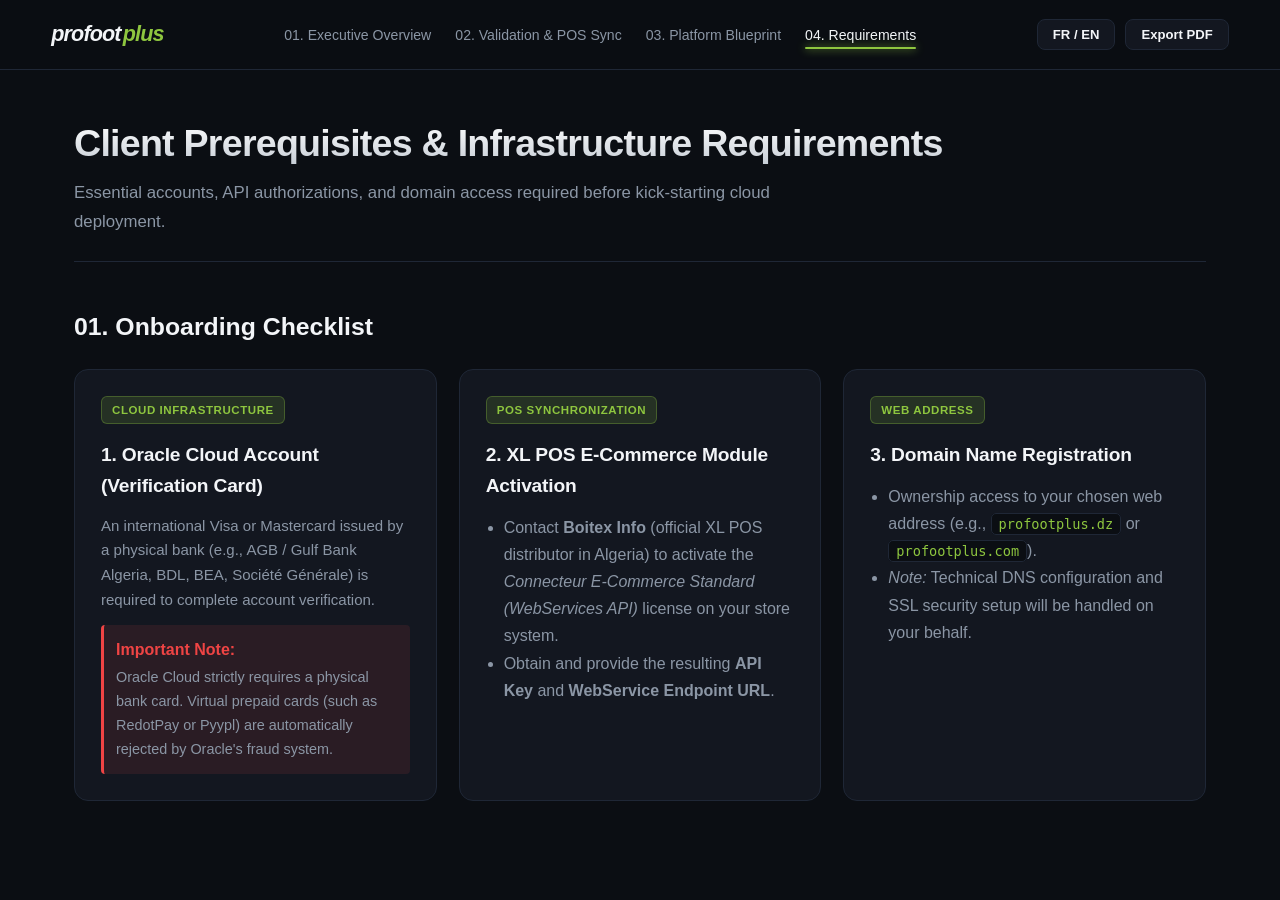
<file: prerequisites.html>
<!DOCTYPE html>
<html lang="en">
<head>
  <meta charset="UTF-8">
  <meta name="viewport" content="width=device-width, initial-scale=1.0">
  <title>ProFoot Plus - Technical Proposal | Client Requirements</title>
  <link rel="stylesheet" href="styles.css">
</head>
<body>

<!-- Persistent Executive Navbar -->
<nav class="top-nav">
  <div class="brand-logo">PROFOOT <span>PLUS</span></div>
  <ul class="nav-links">
    <li><a href="index.html">01. Executive Overview</a></li>
    <li><a href="architecture.html">02. Validation & POS Sync</a></li>
    <li><a href="blueprint.html">03. Platform Blueprint</a></li>
    <li><a href="prerequisites.html" class="active">04. Requirements</a></li>
  </ul>
  <div class="nav-controls">
    <button class="btn-control" onclick="toggleLanguage()">FR / EN</button>
    <button class="btn-control" onclick="exportFullPDF()">Export PDF</button>
  </div>
</nav>

<main class="container">

  <!-- Hero Header -->
  <header class="hero-header">
    <h1 class="hero-title" data-lang="en">Client Prerequisites & Infrastructure Requirements</h1>
    <h1 class="hero-title" data-lang="fr">Prérequis Client & Conditions d'Infrastructure</h1>

    <p class="hero-subtitle" data-lang="en">Essential accounts, API authorizations, and domain access required before kick-starting cloud deployment.<!--[cite: 13]--></p>
    <p class="hero-subtitle" data-lang="fr">Comptes essentiels, autorisations API et accès au domaine requis avant de lancer le déploiement.<!--[cite: 13]--></p>
  </header>

  <!-- SECTION: CLIENT PREREQUISITES CHECKLIST -->
  <section>
    <h2 class="section-title" data-lang="en">01. Onboarding Checklist</h2>
    <h2 class="section-title" data-lang="fr">01. Liste de Contrôle Préalable</h2>

    <div class="cards-grid">

      <!-- Requirement 1: Oracle Cloud Account -->
      <div class="info-card">
        <span class="card-tag">Cloud Infrastructure</span>

        <div data-lang="en">
          <h3>1. Oracle Cloud Account (Verification Card)</h3>
          <p style="margin-bottom: 12px; color: var(--text-muted);">
            An international Visa or Mastercard issued by a physical bank (e.g., AGB / Gulf Bank Algeria, BDL, BEA, Société Générale) is required to complete account verification.<!--[cite: 13]-->
          </p>
          <div style="background: rgba(239, 68, 68, 0.1); border-left: 3px solid #ef4444; padding: 12px; border-radius: 4px; margin-top: 10px;">
            <strong style="color: #ef4444;">Important Note:</strong>
            <p style="font-size: 0.9em; margin-top: 4px; color: var(--text-muted);">Oracle Cloud strictly requires a physical bank card. Virtual prepaid cards (such as RedotPay or Pyypl) are automatically rejected by Oracle's fraud system.<!--[cite: 13]--></p>
          </div>
        </div>

        <div data-lang="fr">
          <h3>1. Compte Oracle Cloud (Carte de Vérification)</h3>
          <p style="margin-bottom: 12px; color: var(--text-muted);">
            Une carte Visa ou Mastercard internationale émise par une banque physique (ex. AGB, BDL, BEA, Société Générale) est requise pour valider le compte.<!--[cite: 13]-->
          </p>
          <div style="background: rgba(239, 68, 68, 0.1); border-left: 3px solid #ef4444; padding: 12px; border-radius: 4px; margin-top: 10px;">
            <strong style="color: #ef4444;">Note Importante :</strong>
            <p style="font-size: 0.9em; margin-top: 4px; color: var(--text-muted);">Oracle Cloud exige strictement une carte bancaire physique. Les cartes prépayées virtuelles (type RedotPay ou Pyypl) sont rejetées par le système anti-fraude d'Oracle.<!--[cite: 13]--></p>
          </div>
        </div>
      </div>

      <!-- Requirement 2: XL POS Module -->
      <div class="info-card">
        <span class="card-tag">POS Synchronization</span>

        <div data-lang="en">
          <h3>2. XL POS E-Commerce Module Activation</h3>
          <ul style="margin-left: 18px; color: var(--text-muted); line-height: 1.7;">
            <li>Contact <strong>Boitex Info</strong> (official XL POS distributor in Algeria) to activate the <em>Connecteur E-Commerce Standard (WebServices API)</em> license on your store system.<!--[cite: 13]--></li>
            <li>Obtain and provide the resulting <strong>API Key</strong> and <strong>WebService Endpoint URL</strong>.<!--[cite: 13]--></li>
          </ul>
        </div>

        <div data-lang="fr">
          <h3>2. Activation du Module E-Commerce XL POS</h3>
          <ul style="margin-left: 18px; color: var(--text-muted); line-height: 1.7;">
            <li>Contacter <strong>Boitex Info</strong> (distributeur officiel XL POS en Algérie) pour activer la licence <em>Connecteur E-Commerce Standard (API WebServices)</em>.<!--[cite: 13]--></li>
            <li>Obtenir et transmettre la <strong>Clé API</strong> et l'<strong>URL Endpoint WebService</strong> générées.<!--[cite: 13]--></li>
          </ul>
        </div>
      </div>

      <!-- Requirement 3: Domain Name -->
      <div class="info-card">
        <span class="card-tag">Web Address</span>

        <div data-lang="en">
          <h3>3. Domain Name Registration</h3>
          <ul style="margin-left: 18px; color: var(--text-muted); line-height: 1.7;">
            <li>Ownership access to your chosen web address (e.g., <code>profootplus.dz</code> or <code>profootplus.com</code>).<!--[cite: 13]--></li>
            <li><em>Note:</em> Technical DNS configuration and SSL security setup will be handled on your behalf.<!--[cite: 13]--></li>
          </ul>
        </div>

        <div data-lang="fr">
          <h3>3. Réservation du Nom de Domaine</h3>
          <ul style="margin-left: 18px; color: var(--text-muted); line-height: 1.7;">
            <li>Accès à la propriété de votre adresse web (ex. <code>profootplus.dz</code> ou <code>profootplus.com</code>).<!--[cite: 13]--></li>
            <li><em>Note :</em> La configuration technique des DNS et la sécurité SSL seront prises en charge par nos soins.<!--[cite: 13]--></li>
          </ul>
        </div>
      </div>

    </div>
  </section>

</main>

<script>
  function toggleLanguage() {
    document.body.classList.toggle('lang-fr');
  }

  async function exportFullPDF() {
    const pages = [
      'index.html',
      'architecture.html',
      'blueprint.html',
      'prerequisites.html'
    ];

    // Create an isolated hidden rendering container
    const printFrame = document.createElement('iframe');
    printFrame.style.position = 'fixed';
    printFrame.style.right = '0';
    printFrame.style.bottom = '0';
    printFrame.style.width = '0';
    printFrame.style.height = '0';
    printFrame.style.border = '0';
    document.body.appendChild(printFrame);

    const frameDoc = printFrame.contentWindow.document;
    const isFrench = document.body.classList.contains('lang-fr');

    frameDoc.open();
    frameDoc.write(`
        <!DOCTYPE html>
        <html lang="en">
        <head>
            <meta charset="UTF-8">
            <title>ProFoot Plus - Complete Technical Proposal</title>
            <link rel="stylesheet" href="styles.css">
        </head>
        <body class="${isFrench ? 'lang-fr' : ''}">
            <main class="container">
    `);

    // Asynchronously compile <main> blocks from each proposal section
    for (let i = 0; i < pages.length; i++) {
      try {
        const response = await fetch(pages[i]);
        const htmlText = await response.text();
        const parser = new DOMParser();
        const parsedDoc = parser.parseFromString(htmlText, 'text/html');
        const mainContent = parsedDoc.querySelector('main.container');

        if (mainContent) {
          frameDoc.write(mainContent.innerHTML);
          if (i < pages.length - 1) {
            frameDoc.write('<div style="page-break-after: always; margin-bottom: 40px;"></div>');
          }
        }
      } catch (error) {
        console.error(`Error loading section ${pages[i]}:`, error);
      }
    }

    frameDoc.write('</main></body></html>');
    frameDoc.close();

    // Trigger native PDF print sequence after styles load
    setTimeout(() => {
      printFrame.contentWindow.focus();
      printFrame.contentWindow.print();
      document.body.removeChild(printFrame);
    }, 400);
  }
</script>
</body>
</html>
</file>
<file: styles.css>
/* ==========================================================================
   PROFOOT PLUS - Core Stylesheet
   Brand Colors: Electric Lime (#8ec63f) & Stealth Dark (#0b0e13)
   ========================================================================== */

:root {
    /* Brand Palette derived from Official Logo */
    --brand-lime: #8ec63f;
    --brand-lime-hover: #7ab332;
    --brand-lime-glow: rgba(142, 198, 63, 0.15);
    --brand-lime-border: rgba(142, 198, 63, 0.3);

    /* Dark Mode Surfaces */
    --bg-main: #0b0e13;
    --bg-nav: rgba(11, 14, 19, 0.88);
    --bg-card: #131720;
    --bg-card-hover: #191f2b;
    --bg-element: #1c2331;

    /* UI Borders & Rules */
    --border-subtle: #1f2736;
    --border-focus: #2d384d;

    /* Typography */
    --text-main: #f3f5f8;
    --text-muted: #8b96a5;
    --text-dim: #5c6675;

    /* Fonts */
    --font-sans: 'Inter', -apple-system, BlinkMacSystemFont, 'Segoe UI', Roboto, sans-serif;
    --font-mono: 'JetBrains Mono', monospace;

    /* Animation Speeds */
    --transition-fast: 0.15s ease;
    --transition-smooth: 0.25s cubic-bezier(0.16, 1, 0.3, 1);
}

/* Base Reset */
*, *::before, *::after {
    box-sizing: border-box;
    margin: 0;
    padding: 0;
}

html {
    scroll-behavior: smooth;
}

body {
    background-color: var(--bg-main);
    color: var(--text-main);
    font-family: var(--font-sans);
    line-height: 1.6;
    padding-top: 80px;
    -webkit-font-smoothing: antialiased;
    -moz-osx-font-smoothing: grayscale;
}

/* Custom Scrollbar */
::-webkit-scrollbar {
    width: 8px;
}
::-webkit-scrollbar-track {
    background: var(--bg-main);
}
::-webkit-scrollbar-thumb {
    background: var(--border-subtle);
    border-radius: 4px;
}
::-webkit-scrollbar-thumb:hover {
    background: var(--brand-lime-hover);
}

/* ==========================================================================
   PERSISTENT EXECUTIVE NAVBAR
   ========================================================================== */

.top-nav {
    position: fixed;
    top: 0;
    left: 0;
    right: 0;
    height: 70px;
    background: var(--bg-nav);
    backdrop-filter: blur(16px);
    -webkit-backdrop-filter: blur(16px);
    border-bottom: 1px solid var(--border-subtle);
    display: flex;
    align-items: center;
    justify-content: space-between;
    padding: 0 4%;
    z-index: 1000;
}

/* Brand Logo Styling matching Physical Logo */
.brand-logo {
    font-weight: 900;
    font-size: 1.35rem;
    letter-spacing: -0.04em;
    font-style: italic;
    text-transform: lowercase;
    color: var(--text-main);
    display: flex;
    align-items: center;
    gap: 2px;
}

.brand-logo span {
    color: var(--brand-lime);
}

.nav-links {
    display: flex;
    gap: 24px;
    list-style: none;
}

.nav-links a {
    color: var(--text-muted);
    text-decoration: none;
    font-size: 0.88rem;
    font-weight: 500;
    padding: 6px 0;
    position: relative;
    transition: color var(--transition-fast);
}

.nav-links a:hover,
.nav-links a.active {
    color: var(--text-main);
}

/* Underline indicator for active navigation */
.nav-links a.active::after,
.nav-links a:hover::after {
    content: '';
    position: absolute;
    bottom: 0;
    left: 0;
    right: 0;
    height: 2px;
    background: var(--brand-lime);
    border-radius: 2px;
    box-shadow: 0 0 8px var(--brand-lime);
}

.nav-controls {
    display: flex;
    gap: 10px;
    align-items: center;
}

.btn-control {
    background: var(--bg-card);
    border: 1px solid var(--border-subtle);
    color: var(--text-main);
    padding: 7px 15px;
    border-radius: 8px;
    font-size: 0.82rem;
    cursor: pointer;
    font-weight: 600;
    transition: all var(--transition-smooth);
}

.btn-control:hover {
    border-color: var(--brand-lime);
    color: var(--brand-lime);
    box-shadow: 0 0 12px var(--brand-lime-glow);
}

/* ==========================================================================
   MAIN CONTENT LAYOUT
   ========================================================================== */

.container {
    max-width: 1180px;
    margin: 0 auto;
    padding: 40px 24px 80px 24px;
}

.hero-header {
    margin-bottom: 45px;
    padding-bottom: 25px;
    border-bottom: 1px solid var(--border-subtle);
}

.hero-title {
    font-size: 2.35rem;
    font-weight: 800;
    line-height: 1.25;
    letter-spacing: -0.02em;
    margin-bottom: 12px;
    background: linear-gradient(180deg, #ffffff 0%, #c4cbd4 100%);
    -webkit-background-clip: text;
    -webkit-text-fill-color: transparent;
}

.hero-subtitle {
    color: var(--text-muted);
    font-size: 1.05rem;
    max-width: 780px;
    line-height: 1.7;
}

/* Metrics Dashboard Grid */
.metrics-grid {
    display: grid;
    grid-template-columns: repeat(auto-fit, minmax(220px, 1fr));
    gap: 18px;
    margin-top: 30px;
}

.stat-card {
    background: var(--bg-card);
    border: 1px solid var(--border-subtle);
    padding: 22px;
    border-radius: 12px;
    position: relative;
    overflow: hidden;
}

.stat-card::before {
    content: '';
    position: absolute;
    top: 0;
    left: 0;
    width: 3px;
    height: 100%;
    background: var(--brand-lime);
}

.stat-value {
    font-family: var(--font-mono);
    font-size: 1.9rem;
    font-weight: 700;
    color: var(--brand-lime);
    margin-bottom: 4px;
}

.stat-label {
    color: var(--text-muted);
    font-size: 0.8rem;
    font-weight: 600;
    text-transform: uppercase;
    letter-spacing: 0.06em;
}

/* ==========================================================================
   CARDS & CONTENT SECTIONS
   ========================================================================== */

.section-title {
    font-size: 1.55rem;
    font-weight: 700;
    margin: 45px 0 22px 0;
    display: flex;
    align-items: center;
    gap: 12px;
    color: var(--text-main);
}

.cards-grid {
    display: grid;
    grid-template-columns: repeat(auto-fit, minmax(320px, 1fr));
    gap: 22px;
}

.info-card {
    background: var(--bg-card);
    border: 1px solid var(--border-subtle);
    border-radius: 14px;
    padding: 26px;
    transition: all var(--transition-smooth);
    position: relative;
}

.info-card:hover {
    transform: translateY(-3px);
    background: var(--bg-card-hover);
    border-color: var(--brand-lime-border);
    box-shadow: 0 10px 30px -10px rgba(0, 0, 0, 0.5), 0 0 15px var(--brand-lime-glow);
}

.card-tag {
    display: inline-block;
    font-size: 0.72rem;
    font-weight: 700;
    padding: 4px 10px;
    border-radius: 6px;
    text-transform: uppercase;
    letter-spacing: 0.05em;
    margin-bottom: 16px;
    background: var(--brand-lime-glow);
    color: var(--brand-lime);
    border: 1px solid var(--brand-lime-border);
}

.info-card h3 {
    font-size: 1.2rem;
    font-weight: 700;
    margin-bottom: 12px;
    color: var(--text-main);
    letter-spacing: -0.01em;
}

.info-card p {
    color: var(--text-muted);
    font-size: 0.94rem;
    line-height: 1.65;
}

.info-card code {
    font-family: var(--font-mono);
    background: var(--bg-main);
    color: var(--brand-lime);
    padding: 2px 7px;
    border-radius: 5px;
    font-size: 0.85em;
    border: 1px solid var(--border-subtle);
}

/* ==========================================================================
   LANGUAGE SWITCHER TOGGLE
   ========================================================================== */

[data-lang="fr"] {
    display: none;
}

body.lang-fr [data-lang="en"] {
    display: none;
}

body.lang-fr [data-lang="fr"] {
    display: block;
}

/* ==========================================================================
   PRINT STYLESHEET
   ========================================================================== */

@media print {
    .top-nav {
        display: none;
    }
    body {
        background: #ffffff;
        color: #111111;
        padding-top: 0;
    }
    .info-card {
        border: 1px solid #e2e8f0;
        background: #ffffff;
        box-shadow: none;
        page-break-inside: avoid;
    }
    .hero-title {
        background: none;
        -webkit-text-fill-color: initial;
        color: #000000;
    }
    .card-tag {
        border: 1px solid #111;
        color: #111;
        background: none;
    }
    .stat-value {
        color: #111;
    }
}

/* ==========================================================================
   MOBILE & ANDROID RESPONSIVE BREAKPOINTS
   ========================================================================== */

@media (max-width: 768px) {
    /* Navbar Adjustment */
    .top-nav {
        height: auto;
        padding: 12px 16px;
        flex-direction: column;
        align-items: stretch;
        gap: 12px;
    }

    body {
        padding-top: 140px; /* Adjust offset for stacked nav */
    }

    .brand-logo {
        font-size: 1.2rem;
        justify-content: space-between;
    }

    .nav-links {
        width: 100%;
        overflow-x: auto;
        white-space: nowrap;
        padding-bottom: 6px;
        gap: 16px;
        -webkit-overflow-scrolling: touch; /* Smooth touch scroll on Android Chrome */
    }

    .nav-links a {
        font-size: 0.82rem;
    }

    .nav-controls {
        display: flex;
        gap: 8px;
    }

    .btn-control {
        flex: 1;
        min-height: 44px; /* Android minimum touch target standard */
        display: flex;
        align-items: center;
        justify-content: center;
    }

    /* Container & Typography */
    .container {
        padding: 20px 16px 40px 16px;
    }

    .hero-title {
        font-size: 1.65rem;
    }

    .hero-subtitle {
        font-size: 0.95rem;
    }

    .section-title {
        font-size: 1.3rem;
        margin: 32px 0 16px 0;
    }

    /* Layout Grids */
    .metrics-grid {
        grid-template-columns: repeat(2, 1fr);
        gap: 12px;
    }

    .stat-card {
        padding: 16px;
    }

    .stat-value {
        font-size: 1.4rem;
    }

    .cards-grid {
        grid-template-columns: 1fr; /* Stack cards cleanly on mobile */
        gap: 16px;
    }

    .info-card {
        padding: 20px;
    }
}

@media (max-width: 480px) {
    .metrics-grid {
        grid-template-columns: 1fr; /* Single column for very small Android devices */
    }
}
</file>
